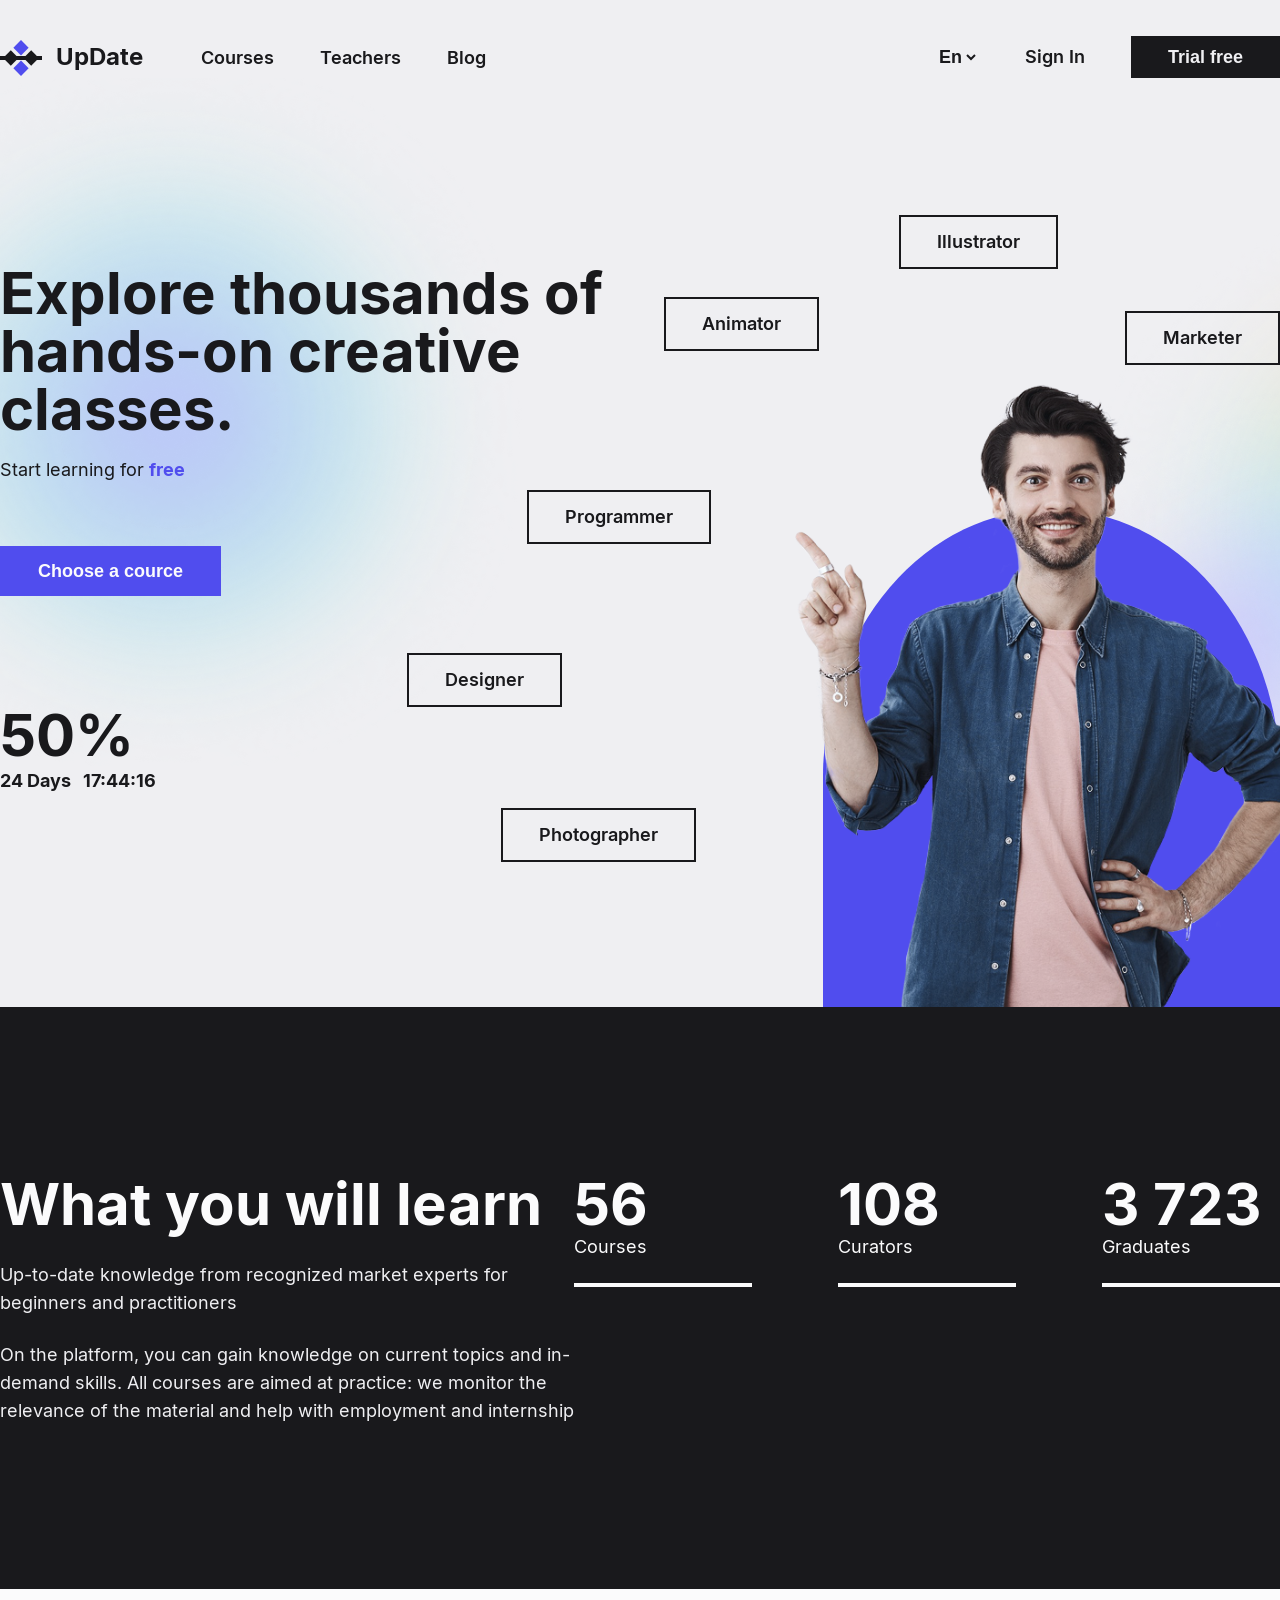
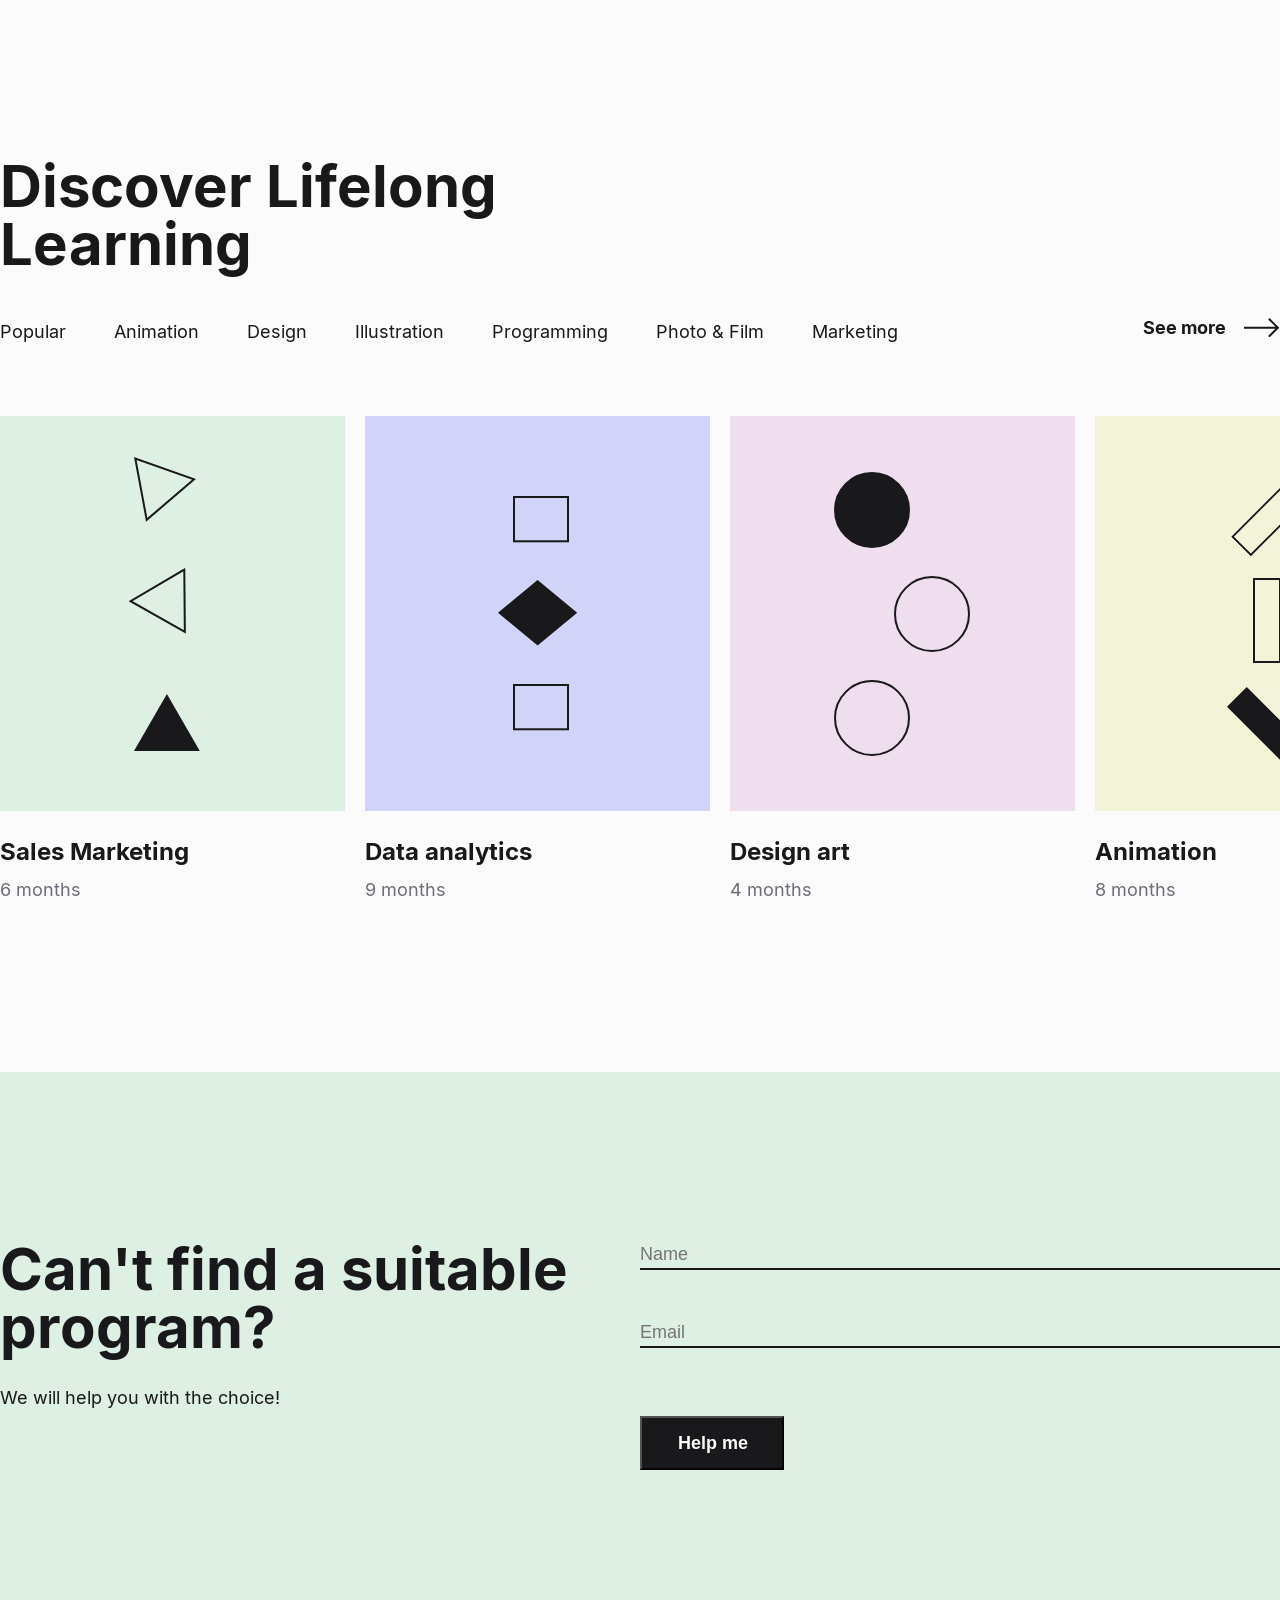
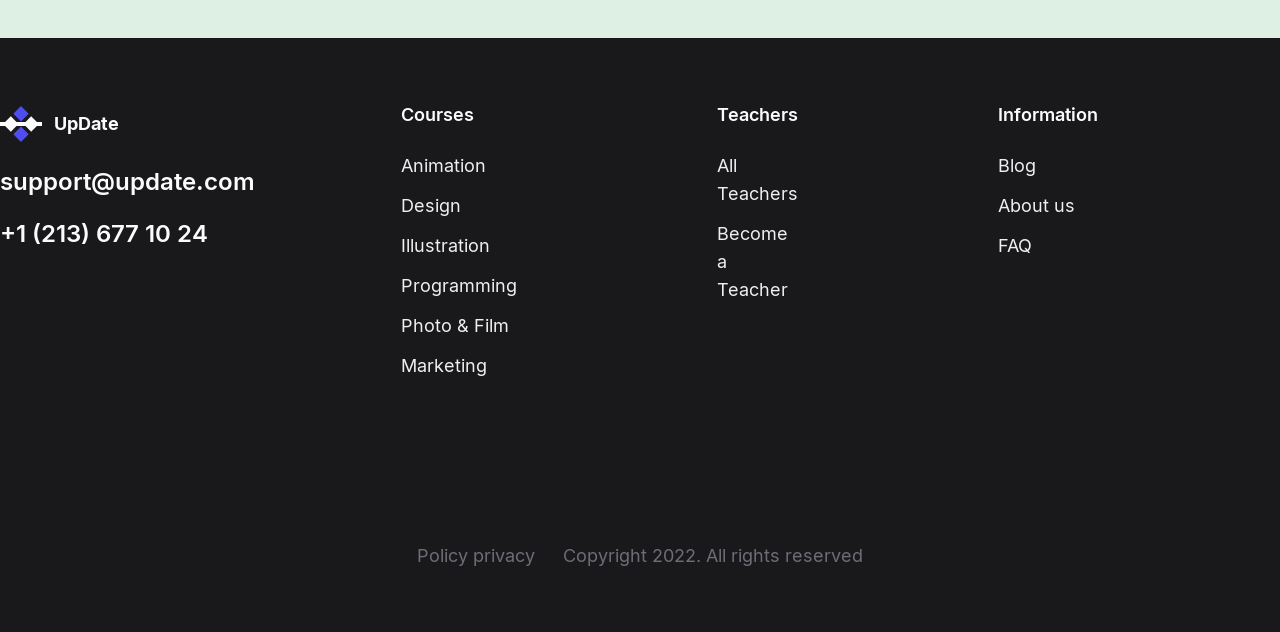
<file: index.html>
<!doctype html>
<html lang="en">
  <head>
    <meta charset="UTF-8" />
    <meta name="viewport" content="width=device-width, initial-scale=1.0" />
    <title>Main Page</title>
    <link rel="stylesheet" href="./fonts/fonts.css" />
    <link rel="stylesheet" href="./styles/style.css" />
    <link rel="stylesheet" href="./styles/media.css" />
  </head>
  <body>
    <header class="header">
      <div class="container">
        <div class="header-left">
          <a
            href="./index.html"
            class="logo"
            aria-label="UpDate — site logo, transition to the main one"
          >
            <img class="logo-img" src="./images/logo.svg" aria-hidden="true" />
            <p class="logo-name">UpDate</p>
          </a>
          <div class="menu" role="navigation">
            <ul class="menu-list">
              <li class="menu-item" tabindex="0">
                Courses <span class="symbol">&gt</span>
                <ul class="sub-menu-list">
                  <li class="sub-menu-item">
                    <a href="couses.html">UI/UX designer</a>
                  </li>
                </ul>
              </li>
              <li class="menu-item" tabindex="0">Teachers</li>
              <li class="menu-item" tabindex="0">Blog</li>
            </ul>
          </div>
        </div>
        <div class="header-right">
          <form class="language">
            <select>
              <option>En</option>
              <option>Uk</option>
            </select>
          </form>
          <a href="#" role="button">Sign In</a>
          <button type="submit">Trial free</button>
        </div>
      </div>
    </header>
    <main class="main">
      <section class="first-section">
        <div class="container">
          <div class="main-section">
            <div class="main-section-left">
              <h1 class="main-title">
                Explore thousands of hands-on creative classes.
              </h1>
              <p class="main-txt">Start learning for <span>free</span></p>
              <button class="main-btn">Choose a cource</button>
              <p class="percentages">50%</p>
              <p class="data">24 Days <span>17:44:16</span></p>
            </div>
            <div class="main-section-right" role="navigation">
              <p class="marketer" tabindex="0">Marketer</p>
              <p class="illustrator" tabindex="0">Illustrator</p>
              <p class="animator" tabindex="0">Animator</p>
              <p class="programmer" tabindex="0">Programmer</p>
              <p class="designer" tabindex="0">Designer</p>
              <p class="photographer" tabindex="0">Photographer</p>
              <div class="rectangle"></div>
              <img class="man" src="./images/man.png" />
            </div>
          </div>
        </div>
      </section>
      <section class="second-section">
        <div class="container">
          <div class="second-section-left">
            <h2 class="second-title">What you will learn</h2>
            <p class="small-txt">
              Up-to-date knowledge from recognized market experts for beginners
              and practitioners
            </p>
            <p class="big-txt">
              On the platform, you can gain knowledge on current topics and
              in-demand skills. All courses are aimed at practice: we monitor
              the relevance of the material and help with employment and
              internship
            </p>
          </div>
          <div class="second-section-right">
            <div class="number">
              <p>56</p>
              <p>Courses</p>
            </div>
            <div class="number">
              <p>108</p>
              <p>Curators</p>
            </div>
            <div class="number">
              <p>3 723</p>
              <p>Graduates</p>
            </div>
          </div>
        </div>
      </section>
      <section class="third-section">
        <div class="container">
          <h2 class="third-title">Discover Lifelong Learning</h2>
          <div class="navigation">
            <div class="navigation-left" role="navigation">
              <ul>
                <li tabindex="0">Popular</li>
                <li tabindex="0">Animation</li>
                <li tabindex="0">Design</li>
                <li tabindex="0">Illustration</li>
                <li tabindex="0">Programming</li>
                <li tabindex="0">Photo & Film</li>
                <li tabindex="0">Marketing</li>
              </ul>
            </div>
            <div class="navigation-right">
              <a href="#"
                >See more
                <img src="./images/Vector.svg" />
              </a>
            </div>
          </div>
          <div class="cards">
            <div class="first-card">
              <div class="card-item">
                <img
                  class="first-polygon"
                  src="./images/Polygon.svg"
                  alt="Polygon"
                />
                <img
                  class="second-polygon"
                  src="./images/Polygon.svg"
                  alt="Polygon"
                />
                <img
                  class="third-polygon"
                  src="./images/Polygon_fill.svg"
                  alt="Polygon"
                />
              </div>
              <h4>Sales Marketing</h4>
              <p>6 months</p>
            </div>
            <div class="second-card">
              <div class="card-item">
                <img
                  class="first-square"
                  src="./images/Rectangle.svg"
                  alt="square"
                />
                <img
                  class="second-square"
                  src="./images/Rectangle_fill.svg"
                  alt="square"
                />
                <img
                  class="third-square"
                  src="./images/Rectangle.svg"
                  alt="square"
                />
              </div>
              <h4>Data analytics</h4>
              <p>9 months</p>
            </div>
            <div class="third-card">
              <div class="card-item">
                <img
                  class="first-ellipse"
                  src="./images/Ellipse_fill.svg"
                  alt="Ellipse"
                />
                <img
                  class="second-ellipse"
                  src="./images/Ellipse.svg"
                  alt="Ellipse"
                />
                <img
                  class="third-ellipse"
                  src="./images/Ellipse.svg"
                  alt="Ellipse"
                />
              </div>
              <h4>Design art</h4>
              <p>4 months</p>
            </div>
            <div class="fourth-card">
              <div class="card-item">
                <img
                  class="first-rectangle"
                  src="./images/Rectangle_long.svg"
                  alt="Rectangle"
                />
                <img
                  class="second-rectangle"
                  src="./images/Rectangle_long.svg"
                  alt="Rectangle"
                />
                <img
                  class="third-rectangle"
                  src="./images//Rectangle_long_fill.svg"
                  alt="Rectangle"
                />
              </div>
              <h4>Animation</h4>
              <p>8 months</p>
            </div>
          </div>
        </div>
      </section>
      <section class="fourth-section">
        <div class="container">
          <div class="fourth-section-left">
            <h2 class="fourth-title">Can't find a suitable program?</h2>
            <p class="fourth-txt">We will help you with the choice!</p>
          </div>
          <div class="fourth-section-right">
            <form class="form">
              <input type="text" placeholder="Name" />
              <input type="email" placeholder="Email" />
              <button type="submit">Help me</button>
            </form>
          </div>
        </div>
      </section>
    </main>
    <footer class="footer">
      <div class="container">
        <div class="footer-left">
          <div class="footer-logo" tabindex="0">
            <img
              class="footer-logo-img"
              src="./images/logo_footer.svg"
              alt="site logo"
            />
            <p class="footer-logo-name">UpDate</p>
          </div>
          <a
            href="mailto:support@update.com"
            target="blank"
            rel="noreferrer noopener"
            >support@update.com</a
          >
          <a href="tel:12136771024" target="blank" rel="noreferrer noopener"
            >+1 (213) 677 10 24
          </a>
        </div>
        <div class="footer-right">
          <div class="footer-list">
            <h5 tabindex="0">Courses</h5>
            <ul>
              <li tabindex="0">Animation</li>
              <li tabindex="0">Design</li>
              <li tabindex="0">Illustration</li>
              <li tabindex="0">Programming</li>
              <li tabindex="0">Photo & Film</li>
              <li tabindex="0">Marketing</li>
            </ul>
          </div>
          <div class="footer-list">
            <h5 tabindex="0">Teachers</h5>
            <ul>
              <li tabindex="0">All Teachers</li>
              <li tabindex="0">Become a Teacher</li>
            </ul>
          </div>
          <div class="footer-list">
            <h5 tabindex="0">Information</h5>
            <ul>
              <li tabindex="0">Blog</li>
              <li tabindex="0">About us</li>
              <li tabindex="0">FAQ</li>
            </ul>
          </div>
          <div class="footer-list">
            <h5 tabindex="0">En</h5>
            <ul>
              <li tabindex="0">English</li>
              <li tabindex="0">French</li>
              <li tabindex="0">Russian</li>
            </ul>
          </div>
        </div>
      </div>
      <p class="copyright">
        Policy privacy <span>Copyright 2022. All rights reserved</span>
      </p>
    </footer>
  </body>
</html>
</file>
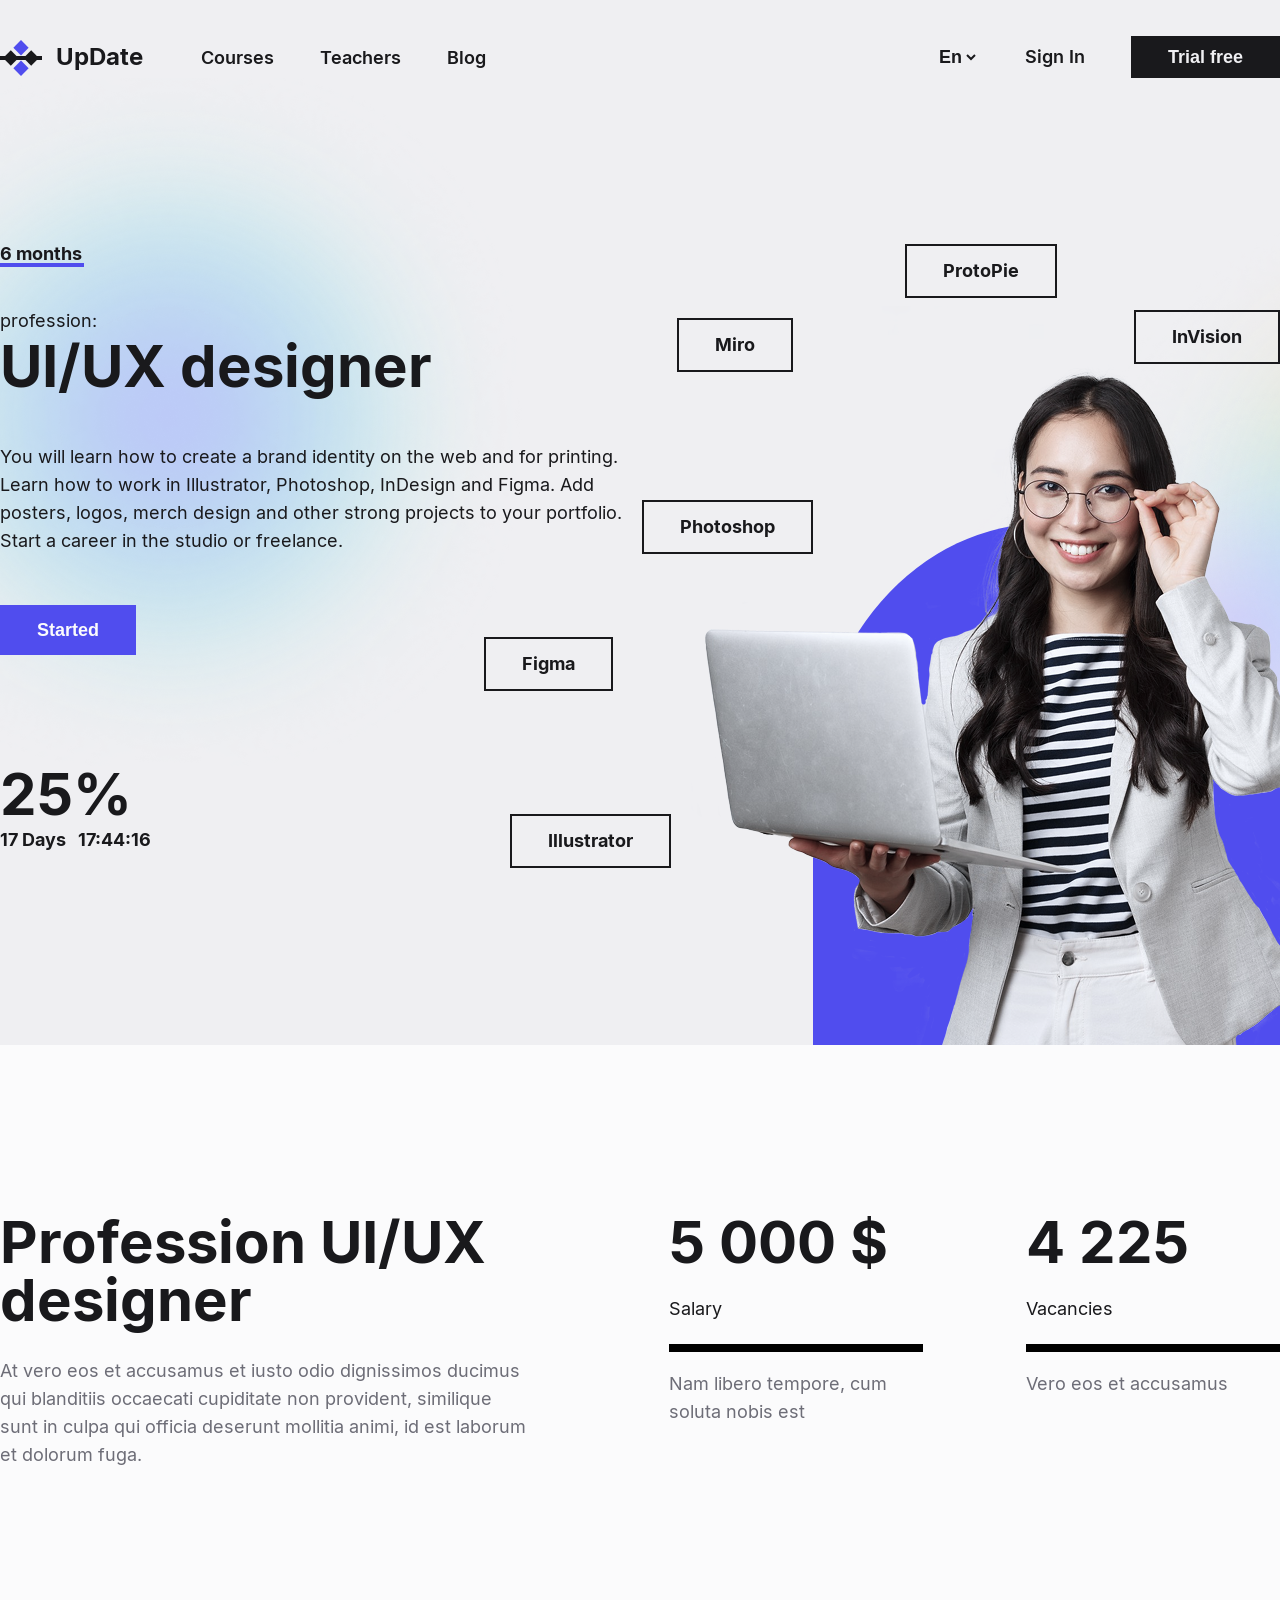
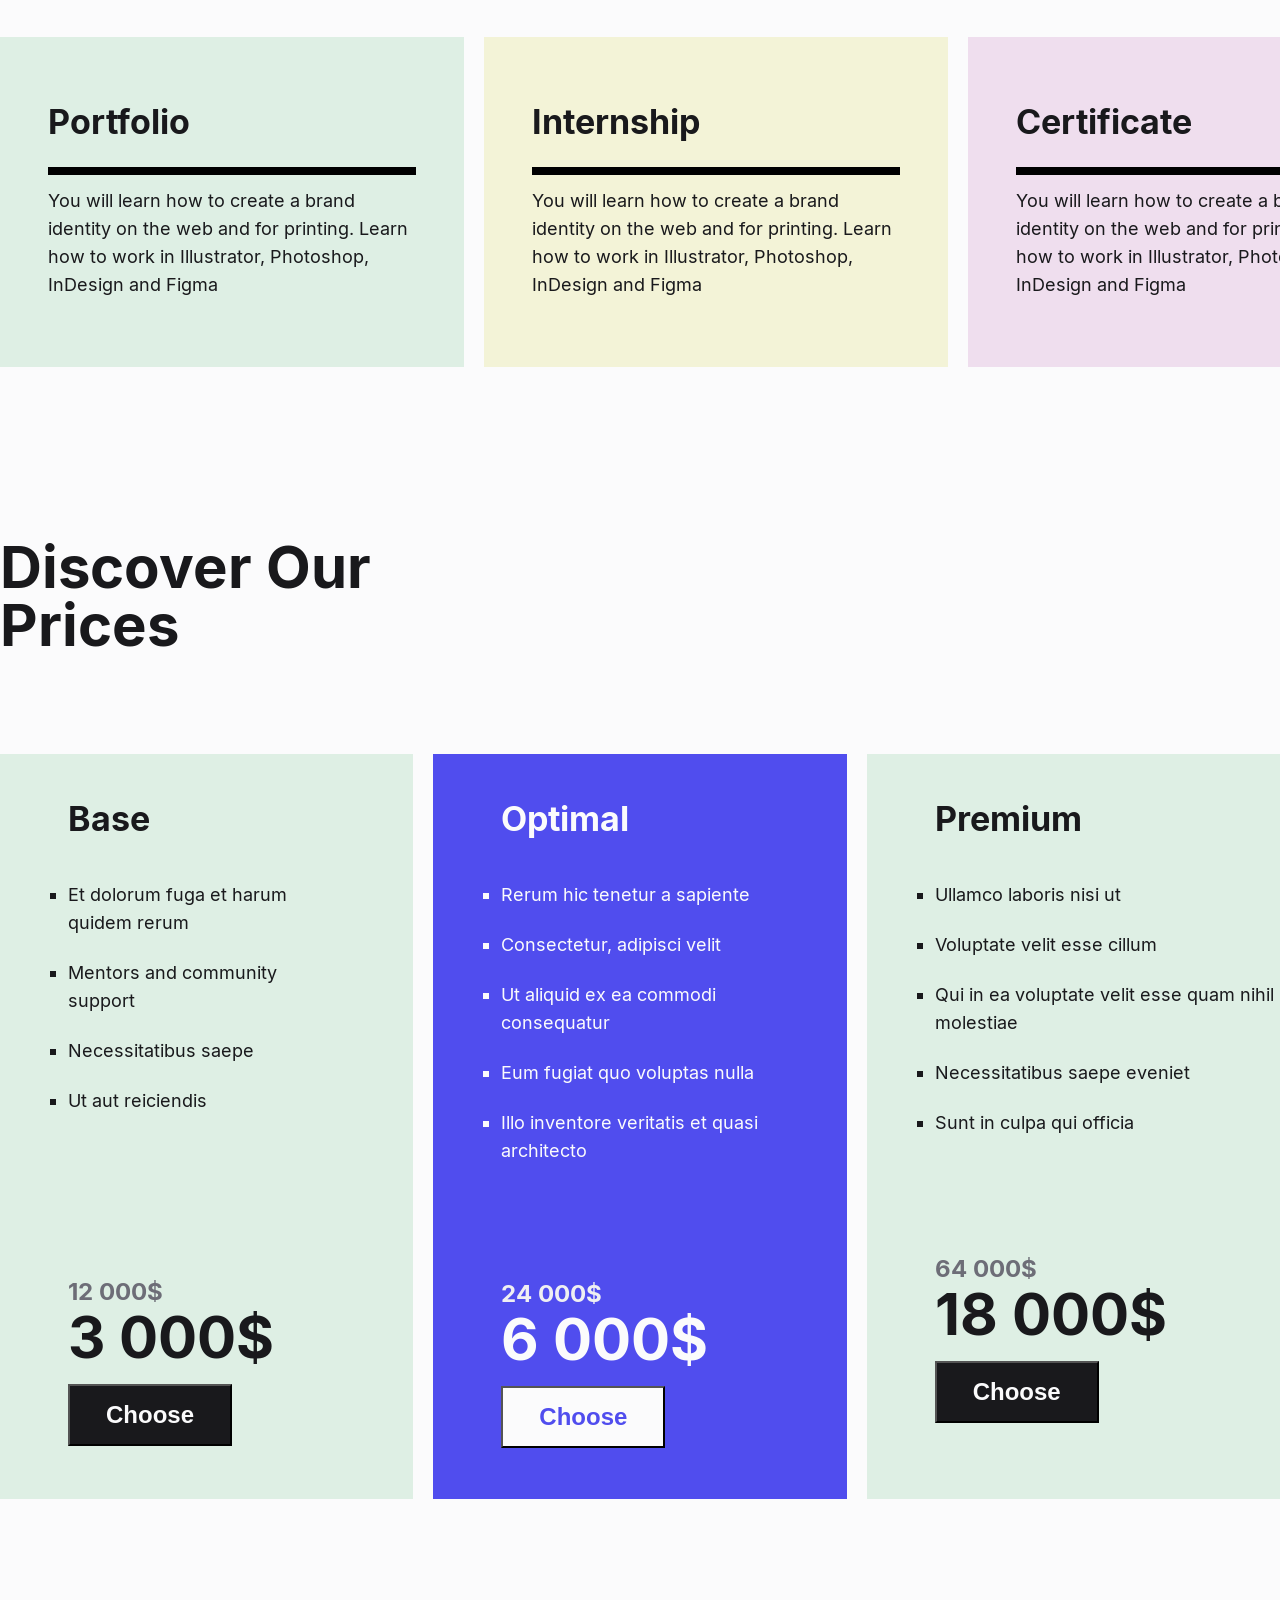
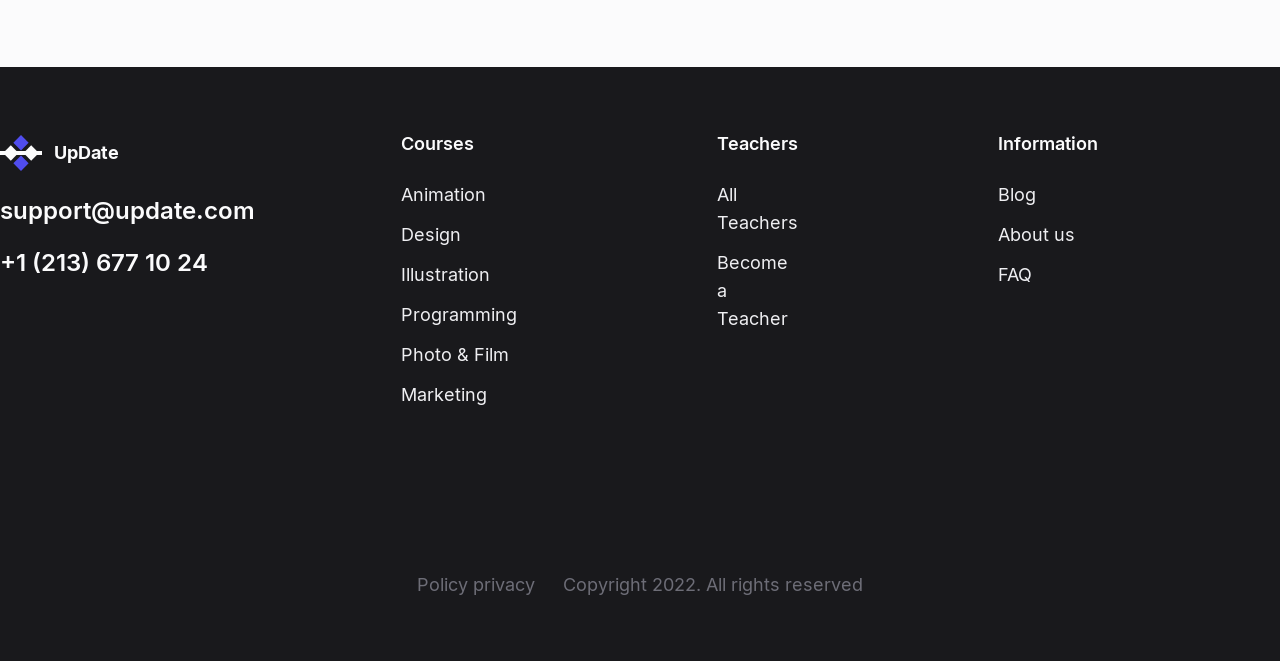
<file: couses.html>
<!doctype html>
<html lang="en">
  <head>
    <meta charset="UTF-8" />
    <meta name="viewport" content="width=device-width, initial-scale=1.0" />
    <title>Courses</title>
    <link rel="stylesheet" href="./fonts/fonts.css" />
    <link rel="stylesheet" href="./styles/style.css" />
    <link rel="stylesheet" href="./styles/media.css" />
  </head>
  <body>
    <header class="header">
      <div class="container">
        <div class="header-left">
          <a
            href="./index.html"
            class="logo"
            aria-label="UpDate — site logo, transition to the main one"
          >
            <img class="logo-img" src="./images/logo.svg" aria-hidden="true" />
            <p class="logo-name">UpDate</p>
          </a>
          <div class="menu" role="navigation">
            <ul class="menu-list">
              <li class="menu-item" tabindex="0">
                Courses <span class="symbol">&gt</span>
                <ul class="sub-menu-list">
                  <li class="sub-menu-item">
                    <a href="couses.html">UI/UX designer</a>
                  </li>
                </ul>
              </li>
              <li class="menu-item" tabindex="0">Teachers</li>
              <li class="menu-item" tabindex="0">Blog</li>
            </ul>
          </div>
        </div>
        <div class="header-right">
          <form class="language">
            <select>
              <option>En</option>
              <option>Uk</option>
            </select>
          </form>
          <a href="#" role="button">Sign In</a>
          <button>Trial free</button>
        </div>
      </div>
    </header>
    <main class="main-courses">
      <section class="courses-first-section">
        <div class="container">
          <div class="courses-main-section">
            <div class="courses-main-section-left">
              <p class="courses-months">6 months</p>
              <div class="line"></div>
              <p class="courses-txt">profession:</p>
              <h1 class="courses-main-title">UI/UX designer</h1>
              <p class="courses-main-txt">
                You will learn how to create a brand identity on the web and for
                printing. Learn how to work in Illustrator, Photoshop, InDesign
                and Figma. Add posters, logos, merch design and other strong
                projects to your portfolio. Start a career in the studio or
                freelance.
              </p>
              <button class="courses-main-btn">Started</button>
              <p class="courses-percentages">25%</p>
              <p class="courses-data">17 Days<span>17:44:16</span></p>
            </div>
            <div class="courses-main-section-right" role="navigation">
              <p class="invision" tabindex="0">InVision</p>
              <p class="protoPie" tabindex="0">ProtoPie</p>
              <p class="miro" tabindex="0">Miro</p>
              <p class="photoshop" tabindex="0">Photoshop</p>
              <p class="figma" tabindex="0">Figma</p>
              <p class="illustrator" tabindex="0">Illustrator</p>
              <div class="courses-rectangle"></div>
              <img class="woman" src="./images/woman.png" />
            </div>
          </div>
        </div>
      </section>
      <section class="courses-second-section">
        <div class="container">
          <div class="courses-second-section-top">
            <div class="courses-second-section-top-left">
              <h2>Profession UI/UX designer</h2>
              <p>
                At vero eos et accusamus et iusto odio dignissimos ducimus qui
                blanditiis occaecati cupiditate non provident, similique sunt in
                culpa qui officia deserunt mollitia animi, id est laborum et
                dolorum fuga.
              </p>
            </div>
            <div class="courses-second-section-top-right">
              <div>
                <p>5 000 $</p>
                <p>Salary</p>
                <div class="black-line"></div>
                <p>Nam libero tempore, cum soluta nobis est</p>
              </div>
              <div>
                <p>4 225</p>
                <p>Vacancies</p>
                <div class="black-line"></div>
                <p>Vero eos et accusamus</p>
              </div>
            </div>
          </div>
          <div class="courses-second-section-bottom">
            <div class="green">
              <h3>Portfolio</h3>
              <div></div>
              <p>
                You will learn how to create a brand identity on the web and for
                printing. Learn how to work in Illustrator, Photoshop, InDesign
                and Figma
              </p>
            </div>
            <div class="yellow">
              <h3>Internship</h3>
              <div></div>
              <p>
                You will learn how to create a brand identity on the web and for
                printing. Learn how to work in Illustrator, Photoshop, InDesign
                and Figma
              </p>
            </div>
            <div class="pink">
              <h3>Certificate</h3>
              <div></div>
              <p>
                You will learn how to create a brand identity on the web and for
                printing. Learn how to work in Illustrator, Photoshop, InDesign
                and Figma
              </p>
            </div>
          </div>
        </div>
      </section>
      <section class="courses-third-section">
        <div class="container">
          <h2>Discover Our Prices</h2>
          <div class="courses-third-section-bottom">
            <div class="courses-third-section-left">
              <h3>Base</h3>
              <ul>
                <li>Et dolorum fuga et harum quidem rerum</li>
                <li>Mentors and community support</li>
                <li>Necessitatibus saepe</li>
                <li>Ut aut reiciendis</li>
              </ul>
              <p class="first-price">12 000$</p>
              <p class="last-price">3 000$</p>
              <button type="submit">Choose</button>
            </div>
            <div class="courses-third-section-center">
              <h3>Optimal</h3>
              <ul>
                <li>Rerum hic tenetur a sapiente</li>
                <li>Consectetur, adipisci velit</li>
                <li>Ut aliquid ex ea commodi consequatur</li>
                <li>Eum fugiat quo voluptas nulla</li>
                <li>Illo inventore veritatis et quasi architecto</li>
              </ul>
              <p class="first-price">24 000$</p>
              <p class="last-price">6 000$</p>
              <button type="submit">Choose</button>
            </div>
            <div class="courses-third-section-right">
              <h3>Premium</h3>
              <ul>
                <li>Ullamco laboris nisi ut</li>
                <li>Voluptate velit esse cillum</li>
                <li>Qui in ea voluptate velit esse quam nihil molestiae</li>
                <li>Necessitatibus saepe eveniet</li>
                <li>Sunt in culpa qui officia</li>
              </ul>
              <p class="first-price">64 000$</p>
              <p class="last-price">18 000$</p>
              <button type="submit">Choose</button>
            </div>
          </div>
        </div>
      </section>
    </main>
    <footer class="footer">
      <div class="container">
        <div class="footer-left">
          <div class="footer-logo">
            <img class="footer-logo-img" src="./images/logo_footer.svg" />
            <p class="footer-logo-name">UpDate</p>
          </div>
          <a
            href="mailto:support@update.com"
            target="blank"
            rel="noreferrer noopener"
            >support@update.com</a
          >
          <a href="tel:12136771024" target="blank" rel="noreferrer noopener"
            >+1 (213) 677 10 24
          </a>
        </div>
        <div class="footer-right">
          <div class="footer-list">
            <h5 tabindex="0">Courses</h5>
            <ul>
              <li tabindex="0">Animation</li>
              <li tabindex="0">Design</li>
              <li tabindex="0">Illustration</li>
              <li tabindex="0">Programming</li>
              <li tabindex="0">Photo & Film</li>
              <li tabindex="0">Marketing</li>
            </ul>
          </div>
          <div class="footer-list">
            <h5 tabindex="0">Teachers</h5>
            <ul>
              <li tabindex="0">All Teachers</li>
              <li tabindex="0">Become a Teacher</li>
            </ul>
          </div>
          <div class="footer-list">
            <h5 tabindex="0">Information</h5>
            <ul>
              <li tabindex="0">Blog</li>
              <li tabindex="0">About us</li>
              <li tabindex="0">FAQ</li>
            </ul>
          </div>
          <div class="footer-list">
            <h5 tabindex="0">En</h5>
            <ul>
              <li tabindex="0">English</li>
              <li tabindex="0">French</li>
              <li tabindex="0">Russian</li>
            </ul>
          </div>
        </div>
      </div>
      <p class="copyright">
        Policy privacy <span>Copyright 2022. All rights reserved</span>
      </p>
    </footer>
  </body>
</html>
</file>
<file: fonts/fonts.css>
@font-face {
    font-family: 'Inter';
    src: url('Inter-Bold.woff2') format('woff2'),
        url('Inter-Bold.woff') format('woff');
    font-weight: bold;
    font-style: normal;
    font-display: swap;
}

@font-face {
    font-family: 'Inter';
    src: url('Inter-Regular.woff2') format('woff2'),
        url('Inter-Regular.woff') format('woff');
    font-weight: normal;
    font-style: normal;
    font-display: swap;
}

@font-face {
    font-family: 'Inter';
    src: url('Inter-SemiBold.woff2') format('woff2'),
        url('Inter-SemiBold.woff') format('woff');
    font-weight: 600;
    font-style: normal;
    font-display: swap;
}
</file>
<file: styles/style.css>
* {
  margin: 0;
  padding: 0;
  box-sizing: border-box;
}
.container {
  max-width: 1440px;
  margin-left: auto;
  margin-right: auto;
}
img {
  max-width: 100%;
}
a,
a:hover {
  text-decoration: none;
}
html {
  font-family: "Inter", sans-serif;
  font-optical-sizing: auto;
  font-weight: normal;
  font-style: normal;
  font-variation-settings: "wdth" 100;
}
body {
  min-height: 100vh;
  display: flex;
  flex-direction: column;
  background-color: #efeff2;
}
main {
  flex-grow: 1;
}
h1,
h2 {
  font-weight: 700;
  font-size: 58px;
  line-height: 100%;
  letter-spacing: 0%;
  color: #19191c;
}
h3 {
  font-weight: 700;
  font-size: 34px;
  line-height: 100%;
  letter-spacing: 0%;
  color: #19191c;
}
h4 {
  font-weight: 700;
  font-size: 24px;
  line-height: 26px;
  letter-spacing: 0%;
  color: #19191c;
}
h5 {
  font-weight: 600;
  font-size: 18px;
  line-height: 100%;
  letter-spacing: 0%;
  color: #fbfbfc;
}
p,
li {
  font-weight: 400;
  font-size: 18px;
  line-height: 28px;
  letter-spacing: 0%;
  color: #19191c;
}
ul {
  list-style: none;
}
/*---------------------------------------- Header Start ----------------------------------------*/
.header,
.header-courses {
  position: sticky;
  top: 0;
  z-index: 100;
  background-color: #efeff2;
}
.header .container {
  width: 100%;
  padding-top: 36px;
  display: flex;
  justify-content: space-between;
  align-items: center;
}
.header-left {
  position: relative;
  display: flex;
  gap: 58px;
}
.logo {
  display: flex;
  align-items: center;
  gap: 14px;
}
.logo-img {
  padding-top: 2px;
}
.logo-name {
  font-weight: 800;
  font-size: 24px;
  line-height: 100%;
  letter-spacing: 0%;
}
.menu-list {
  display: flex;
  gap: 46px;
  padding-top: 11px;
}
.menu-item:hover .symbol {
  display: inline-block;
  transform: rotate(90deg);
}
.menu-item {
  position: relative;
  font-weight: 600;
  font-size: 18px;
  line-height: 100%;
  letter-spacing: 0%;
  color: #19191c;
  display: flex;
  align-items: center;
  gap: 4px;
}
.menu-item:hover {
  color: #504dee;
  transition: all 0.2s linear;
}
.sub-menu-list {
  display: none;
  position: absolute;
  top: 100%;
  left: 0;
  list-style: none;
  white-space: nowrap;
}
.sub-menu-item a {
  font-weight: 600;
  font-size: 18px;
  line-height: 100%;
  letter-spacing: 0%;
  color: #19191c;
}
.menu-item:hover .sub-menu-list {
  display: block;
}
.symbol {
  display: none;
}
.header-right {
  display: flex;
  justify-content: space-between;
  align-items: center;
  gap: 46px;
}
.language select {
  border: none;
  background-color: transparent;
  font-weight: 600;
  font-size: 18px;
  line-height: 100%;
  letter-spacing: 0%;
  color: #19191c;
}
.header-right a {
  font-weight: 600;
  font-size: 18px;
  line-height: 100%;
  letter-spacing: 0%;
  color: #19191c;
  white-space: nowrap;
}
.header-right a:hover {
  color: #504dee;
  transition: all 0.2s linear;
}
.header-right button {
  width: 100%;
  max-width: 153px;
  padding: 12px 37px;
  background-color: #19191c;
  color: #efeff2;
  border: none;
  font-weight: 700;
  font-size: 18px;
  line-height: 100%;
  letter-spacing: 0%;
}
.header-right button:active {
  box-shadow: 0px 0px 20px 0px #19191c80;
  cursor: pointer;
  transition: all 0.3s linear;
  transform: scale(0.95);
}
/*---------------------------------------- Header End ------------------------------------------*/

/*---------------------------------------- First Section Start ----------------------------------*/
.main-section {
  display: flex;
  justify-content: space-between;
  background-image:
    url(../images/Ellipse_20.png), url(../images/Ellipse_22.png),
    url(../images/Ellipse_21.png);
  background-repeat: no-repeat;
  background-position:
    -193px -22px,
    830px 300px,
    1100px 100px;
}
.main-section-left {
  width: 100%;
  max-width: 648px;
  padding-top: 186px;
  padding-bottom: 216px;
}
.main-txt {
  margin-top: 18px;
}
.main-txt span {
  font-weight: 700;
  font-size: 18px;
  line-height: 100%;
  letter-spacing: 0%;
  color: #504dee;
}
.main-btn {
  margin-top: 62px;
  padding: 16px 38px;
  border: none;
  background-color: #504dee;
  color: #fbfbfc;
  font-weight: 700;
  font-style: Bold;
  font-size: 18px;
  line-height: 100%;
  letter-spacing: 0%;
}
.main-btn:active {
  box-shadow: 0px 0px 20px 0px #504dee80;
  cursor: pointer;
  transition: all 0.3s linear;
  transform: scale(0.95);
}
.percentages,
.courses-percentages {
  margin-top: 110px;
  font-weight: 700;
  font-size: 58px;
  line-height: 100%;
  letter-spacing: 0%;
}
.data,
.courses-data {
  display: inline-flex;
  gap: 12px;
  margin-top: 8px;
  font-weight: 700;
  font-style: Bold;
  font-size: 18px;
  line-height: 100%;
}
.main-section-right {
  position: relative;
  top: 137px;
  z-index: 1;
}
.main-section-right p {
  font-weight: 600;
  font-size: 18px;
  line-height: 100%;
  letter-spacing: 0%;
  padding: 16px 36px;
  text-align: center;
  border: 2px solid #19191c;
  z-index: 5;
}
.main-section-right p:hover {
  border: 2px solid #504dee;
  color: #504dee;
}
.marketer {
  position: absolute;
  top: 96px;
  right: 0;
}
.illustrator {
  position: absolute;
  top: 0;
  right: 222px;
}
.animator {
  position: absolute;
  top: 82px;
  right: 461px;
}
.programmer {
  position: absolute;
  top: 275px;
  right: 569px;
}
.designer {
  position: absolute;
  top: 438px;
  right: 718px;
}
.photographer {
  position: absolute;
  top: 593px;
  right: 584px;
}
.rectangle {
  width: 457px;
  height: 534px;
  position: absolute;
  top: 294px;
  right: 0px;
  z-index: 2px;
  background-color: #504dee;
  border-top-left-radius: 50%;
  border-top-right-radius: 50%;
}
.man {
  max-width: 1048px;
  position: absolute;
  top: 128px;
  right: -105px;
  z-index: 3;
}

.courses-main-section {
  display: flex;
  justify-content: space-between;
  background-image:
    url(../images/Ellipse_20.png), url(../images/Ellipse_22.png),
    url(../images/Ellipse_21.png);
  background-repeat: no-repeat;
  background-position:
    -193px -22px,
    830px 300px,
    1100px 100px;
}
.courses-main-section-left {
  width: 100%;
  max-width: 648px;
  padding-top: 167px;
  padding-bottom: 195px;
}
.courses-months {
  font-weight: 700;
  font-style: Bold;
  font-size: 18px;
  line-height: 100%;
  letter-spacing: 0%;
  padding: 8px auto;
}
.line {
  width: 100%;
  max-width: 84px;
  padding-top: 4px;
  background-color: #504dee;
}
.courses-txt {
  margin-top: 40px;
}
.courses-main-title {
  margin-top: 2px;
}
.courses-main-txt {
  margin-top: 48px;
}
.courses-main-btn {
  margin-top: 50px;
  padding: 16px 37px;
  border: none;
  background-color: #504dee;
  color: #fbfbfc;
  font-weight: 700;
  font-style: Bold;
  font-size: 18px;
  line-height: 100%;
  letter-spacing: 0%;
}
.courses-main-btn:active {
  box-shadow: 0px 0px 20px 0px #504dee80;
  cursor: pointer;
  transition: all 0.3s linear;
  transform: scale(0.95);
}
.courses-main-section-right {
  position: relative;
  top: 166px;
  z-index: 1;
}
.courses-main-section-right p {
  font-weight: 700;
  font-size: 18px;
  line-height: 100%;
  letter-spacing: 0%;
  padding: 16px 36px;
  text-align: center;
  border: 2px solid #19191c;
  z-index: 5;
}
.courses-main-section-right p:hover {
  border: 2px solid #504dee;
  color: #504dee;
}
.invision {
  position: absolute;
  top: 66px;
  right: 0;
}
.protoPie {
  position: absolute;
  top: 0;
  right: 223px;
}
.miro {
  position: absolute;
  top: 74px;
  right: 487px;
}
.photoshop {
  position: absolute;
  top: 256px;
  right: 467px;
}
.figma {
  position: absolute;
  top: 393px;
  right: 667px;
}
.courses-main-section-right .illustrator {
  position: absolute;
  top: 570px;
  right: 609px;
}
.courses-rectangle {
  width: 467px;
  height: 534px;
  position: absolute;
  top: 279px;
  right: 0px;
  z-index: 2px;
  background-color: #504dee;
  border-top-left-radius: 50%;
  border-top-right-radius: 50%;
}
.woman {
  max-width: 831px;
  position: absolute;
  top: 62px;
  right: -235px;
  z-index: 3;
}
/*---------------------------------------- First Section End ------------------------------------*/

/*---------------------------------------- Second Section Start -----------------------------------*/
.second-section {
  background-color: #19191c;
  position: relative;
  z-index: 5;
}
.second-section .container {
  display: flex;
  justify-content: space-between;
}
.second-section-left {
  width: 100%;
  max-width: 588px;
  margin-top: 168px;
  margin-bottom: 159px;
}
.second-title {
  color: #fbfbfc;
}
.small-txt {
  color: #efeff2;
  padding-top: 28px;
}
.big-txt {
  color: #efeff2;
  padding-top: 24px;
}
.second-section-right {
  display: inline-flex;
  gap: 86px;
  margin-top: 168px;
  margin-bottom: 302px;
}
.number {
  width: 178px;
  padding-bottom: 22px;
  border-bottom: 4px solid #fbfbfc;
  white-space: nowrap;
}
.number p {
  color: #fbfbfc;
}
.number p:first-child {
  font-weight: 700;
  font-size: 58px;
  line-height: 100%;
  letter-spacing: 0%;
}
.number p:first-child:hover {
  transition: all 0.3s linear;
  transform: scale(0.95);
}
.courses-second-section {
  background-color: #fbfbfc;
  position: relative;
  z-index: 5;
}
.courses-second-section .container {
  padding-top: 168px;
  display: flex;
  flex-direction: column;
  gap: 168px;
}
.courses-second-section-top {
  display: flex;
  gap: 141px;
}
.courses-second-section-top-left {
  width: 100%;
  max-width: 588px;
}
.courses-second-section-top-left p {
  margin-top: 28px;
  color: #6d6d77;
}
.courses-second-section-top-right {
  display: flex;
  gap: 103px;
}
.courses-second-section-top-right p:first-child {
  font-weight: 700;
  font-size: 58px;
  line-height: 100%;
  letter-spacing: 0%;
}
.courses-second-section-top-right p:first-child:hover {
  transition: all 0.3s linear;
  transform: scale(0.95);
}
.courses-second-section-top-right p:nth-child(2) {
  margin-top: 24px;
}
.black-line {
  width: 254px;
  background-color: #19191c;
  border: 4px solid;
  margin-top: 21px;
}
.courses-second-section-top-right p:last-child {
  margin-top: 18px;
  color: #6d6d77;
}
.courses-second-section-bottom {
  display: flex;
  gap: 20px;
}
.courses-second-section-bottom h3:hover {
  transition: all 0.3s linear;
  transform: scale(0.95);
}
.green {
  width: 100%;
  max-width: 467px;
  background-color: #deefe4;
  padding: 68px 48px;
}
.yellow {
  background-color: #f3f3d7;
  padding: 68px 48px;
}
.pink {
  background-color: #efdeee;
  padding: 68px 48px;
}
.green div,
.yellow div,
.pink div {
  width: 368px;
  margin-top: 28px;
  margin-bottom: 12px;
  background-color: #19191c;
  border: 4px solid;
}
/*---------------------------------------- Second Section End -----------------------------------*/

/*---------------------------------------- Third Section Start ----------------------------------*/
.third-section {
  background-color: #fbfbfc;
}
.third-section .container {
  padding-top: 168px;
  padding-bottom: 168px;
}
.third-title {
  width: 100%;
  max-width: 550px;
}
.navigation {
  display: flex;
  justify-content: space-between;
  margin-top: 45px;
}
.navigation-left ul {
  display: flex;
  gap: 48px;
}
.navigation-left li {
  padding-bottom: 1px;
  border-bottom: 4px solid transparent;
}
.navigation-left li:hover {
  font-weight: 700;
  border-bottom: 4px solid #19191c;
}
.navigation-right a {
  display: flex;
  align-items: center;
  gap: 18px;
  font-weight: 700;
  font-size: 18px;
  line-height: 100%;
  letter-spacing: 0%;
  color: #19191c;
}
.navigation-right a:active {
  cursor: pointer;
  transition: all 0.3s linear;
  transform: scale(0.95);
}
.cards {
  margin-top: 65px;
  display: flex;
  gap: 20px;
}
.card-item {
  position: relative;
  width: 345px;
  height: 395px;
}
.first-card .card-item {
  background-color: #deefe4;
}
.second-card .card-item {
  background-color: #d1d4f8;
}
.third-card .card-item {
  background-color: #efdeee;
}
.fourth-card .card-item {
  background-color: #f3f3d7;
}
.first-card h4,
.second-card h4,
.third-card h4,
.fourth-card h4 {
  margin-top: 28px;
}
.first-card p,
.second-card p,
.third-card p,
.fourth-card p {
  margin-top: 11px;
  color: #6d6d77;
}
.first-polygon {
  position: absolute;
  top: 41px;
  left: 134px;
}
.second-polygon {
  position: absolute;
  top: 160px;
  left: 134px;
  transform: rotate(70deg);
}
.third-polygon {
  position: absolute;
  top: 278px;
  left: 134px;
}
.first-square {
  position: absolute;
  top: 80px;
  left: 148px;
}
.second-square {
  position: absolute;
  top: 164px;
  left: 133px;
}
.third-square {
  position: absolute;
  top: 268px;
  left: 148px;
}
.first-ellipse {
  position: absolute;
  top: 56px;
  left: 104px;
}
.second-ellipse {
  position: absolute;
  top: 160px;
  left: 164px;
}
.third-ellipse {
  position: absolute;
  top: 264px;
  left: 104px;
}
.first-rectangle {
  position: absolute;
  top: 58px;
  left: 162px;
  transform: rotate(45deg);
}
.second-rectangle {
  position: absolute;
  top: 162px;
  left: 158px;
}
.third-rectangle {
  position: absolute;
  top: 271px;
  left: 132px;
}
.courses-third-section {
  background-color: #fbfbfc;
}
.courses-third-section .container {
  padding-top: 171px;
  padding-bottom: 168px;
}
.courses-third-section .container h2 {
  width: 100%;
  max-width: 550px;
}
.courses-third-section-bottom {
  display: flex;
  gap: 20px;
  margin-top: 100px;
}
.courses-third-section-left,
.courses-third-section-right {
  width: 100%;
  max-width: 467px;
  background-color: #deefe4;
  padding: 48px 0 51px 68px;
}
.courses-third-section-left h3:hover,
.courses-third-section-right h3:hover,
.courses-third-section-center h3:hover {
  transition: all 0.3s linear;
  transform: scale(0.95);
}
.courses-third-section-left ul,
.courses-third-section-right ul {
  list-style: square;
  margin-top: 45px;
}
.courses-third-section-left li,
.courses-third-section-right li {
  margin-bottom: 22px;
}
.courses-third-section-left li {
  margin-right: 101px;
}
.courses-third-section-left .first-price,
.courses-third-section-right .first-price {
  font-weight: 700;
  font-size: 24px;
  line-height: 26px;
  letter-spacing: 0%;
  color: #6d6d77;
}
.courses-third-section-left .first-price {
  margin-top: 164px;
}
.courses-third-section-right .first-price {
  margin-top: 119px;
}
.courses-third-section-left .last-price,
.courses-third-section-right .last-price {
  margin-top: 3px;
  font-weight: 700;
  font-size: 58px;
  line-height: 100%;
  letter-spacing: 0%;
}
.courses-third-section-left button,
.courses-third-section-right button {
  font-weight: 700;
  font-size: 24px;
  line-height: 26px;
  letter-spacing: 0%;
  color: #fbfbfc;
  padding: 16px 36px;
  background-color: #19191c;
  margin-top: 18px;
}
.courses-third-section-center {
  width: 100%;
  max-width: 467px;
  background-color: #504dee;
  padding: 48px 0 51px 68px;
}
.courses-third-section-center h3 {
  color: #fbfbfc;
}
.courses-third-section-center ul {
  list-style: square;
  margin-top: 45px;
  width: 100%;
  max-width: 327px;
}
.courses-third-section-center li {
  margin-bottom: 22px;
  color: #fbfbfc;
}
.courses-third-section-center .first-price {
  font-weight: 700;
  font-size: 24px;
  line-height: 26px;
  letter-spacing: 0%;
  color: #efeff2;
  margin-top: 116px;
}
.courses-third-section-center .last-price {
  margin-top: 3px;
  font-weight: 700;
  font-size: 58px;
  line-height: 100%;
  letter-spacing: 0%;
  color: #fbfbfc;
}
.courses-third-section-center button {
  font-weight: 700;
  font-size: 24px;
  line-height: 26px;
  letter-spacing: 0%;
  color: #504dee;
  padding: 16px 36px;
  background-color: #fbfbfc;
  margin-top: 18px;
}
.courses-third-section-left button:active,
.courses-third-section-right button:active,
.courses-third-section-center button:active {
  cursor: pointer;
  transition: all 0.3s linear;
  transform: scale(0.95);
}
/*---------------------------------------- Third Section End ------------------------------------*/

/*---------------------------------------- Fourth Section Start ---------------------------------*/
.fourth-section {
  background-color: #deefe4;
}
.fourth-section .container {
  padding: 168px 0;
  display: flex;
  justify-content: space-between;
}
.fourth-section-left {
  width: 100%;
  max-width: 801px;
}
.fourth-txt {
  margin-top: 28px;
}
.fourth-section-right {
  width: 100%;
  max-width: 701px;
}
.form {
  display: flex;
  flex-direction: column;
}
.form input {
  margin-bottom: 48px;
  background-color: transparent;
  border: none;
  border-bottom: 2px solid #19191c;
  font-weight: 400;
  font-size: 18px;
  line-height: 28px;
  letter-spacing: 0%;
  color: #19191c;
}
.form button {
  margin-top: 20px;
  padding: 16px 36px;
  width: 100%;
  max-width: 144px;
  background-color: #19191c;
  color: #fbfbfc;
  font-weight: 700;
  font-size: 18px;
  line-height: 100%;
  letter-spacing: 0%;
  white-space: nowrap;
}
.form button:active {
  cursor: pointer;
  transition: all 0.3s linear;
  transform: scale(0.95);
}
/*---------------------------------------- Fourth Section End -----------------------------------*/

/*---------------------------------------- Footer Start -----------------------------------------*/
.footer {
  background-color: #19191c;
}
.footer .container {
  display: flex;
  gap: 146px;
  padding-top: 68px;
}
.footer-left {
  display: flex;
  flex-direction: column;
  gap: 28px;
}
.footer-logo {
  display: flex;
  align-items: center;
  gap: 12px;
}
.footer-logo-name {
  font-weight: 800;
  font-size: 18px;
  line-height: 100%;
  letter-spacing: 0%;
  color: #fbfbfc;
}
.footer-left a {
  font-weight: 600;
  font-size: 24px;
  line-height: 100%;
  letter-spacing: 0%;
  color: #fbfbfc;
}
.footer-left a:hover {
  color: #504dee;
}
.footer-right {
  display: flex;
  justify-content: space-between;
  gap: 200px;
}
.footer-list h5:hover {
  transition: all 0.3s linear;
  transform: scale(0.95);
}
.footer-list ul {
  display: flex;
  flex-direction: column;
  gap: 12px;
  margin-top: 28px;
}
.footer-list li {
  color: #efeff2;
}
.copyright {
  display: flex;
  justify-content: center;
  gap: 28px;
  margin-top: 100px;
  padding: 62px;
  color: #6d6d77;
}
/*---------------------------------------- Footer End ------------------------------------------*/
</file>
<file: styles/media.css>
@media (max-width: 480px) {
  h1,
  h2 {
    font-size: 38px;
  }
  h3 {
    font-size: 24px;
  }
  h4 {
    font-size: 20px;
  }
  h5 {
    font-size: 16px;
  }
  p,
  li {
    font-size: 15px;
  }
  .container {
    padding: 0 10px;
  }
  .header-left {
    flex-direction: column;
    gap: 10px;
  }
  .menu-list {
    gap: 15px;
  }
  .menu-item {
    font-size: 15px;
  }
  .sub-menu-item a {
    font-size: 15px;
  }
  .header-right {
    gap: 10px;
  }
  .language select {
    font-size: 14px;
  }
  .header-right a {
    font-size: 14px;
  }
  .header-right button {
    max-width: 83px;
    padding: 12px;
    font-size: 14px;
  }
  .main-section {
    background-image: url(../images/Ellipse_20.png);
    background-repeat: no-repeat;
    background-position: -193px -80px;
  }
  .main-section-left {
    padding-top: 86px;
    padding-bottom: 86px;
  }
  .main-section-right {
    display: none;
  }
  .main-txt span {
    font-size: 15px;
  }
  .main-btn {
    margin-top: 32px;
    padding: 16px 38px;
    font-size: 15px;
  }
  .percentages,
  .courses-percentages {
    margin-top: 55px;
    font-size: 38px;
  }
  .courses-main-section {
    display: flex;
    justify-content: space-between;
    background-image: url(../images/Ellipse_20.png);
    background-repeat: no-repeat;
    background-position: -203px -80px;
  }
  .courses-main-section-left {
    padding-top: 67px;
    padding-bottom: 67px;
  }
  .courses-main-section-right {
    display: none;
  }
  .courses-txt {
    margin-top: 30px;
  }
  .courses-main-txt {
    margin-top: 38px;
  }
  .courses-main-btn {
    margin-top: 32px;
    padding: 16px 38px;
    font-size: 15px;
  }
  .second-section .container {
    flex-direction: column;
  }
  .second-section-left {
    margin-top: 68px;
    margin-bottom: 59px;
  }
  .second-section-right {
    gap: 36px;
    margin-top: 38px;
    margin-bottom: 32px;
  }
  .number p:first-child {
    font-size: 38px;
  }
  .courses-second-section .container {
    padding-top: 68px;
    gap: 68px;
  }
  .courses-second-section-top {
    flex-direction: column;
    gap: 41px;
  }
  .courses-second-section-top-right {
    gap: 20px;
  }
  .courses-second-section-top-right p:first-child {
    font-size: 38px;
  }
  .courses-second-section-top-right p:nth-child(2) {
    margin-top: 14px;
  }
  .black-line {
    width: 154px;
    border: 2px solid;
    margin-top: 11px;
  }
  .courses-second-section-top-right p:last-child {
    margin-top: 14px;
    font-size: 12px;
  }
  .courses-second-section-bottom {
    flex-direction: column;
  }
  .green,
  .yellow,
  .pink {
    padding: 48px 28px;
  }
  .third-section .container {
    padding-top: 68px;
    padding-bottom: 68px;
  }
  .navigation {
    margin-top: 25px;
  }
  .navigation-left ul {
    gap: 8px;
  }
  .navigation-left li {
    font-size: 10px;
  }
  .navigation-right {
    display: none;
  }
  .cards {
    margin-top: 35px;
    flex-wrap: wrap;
    gap: 10px;
  }
  .card-item {
    width: 200px;
    height: 255px;
  }
  .first-polygon {
    top: 21px;
    left: 68px;
  }
  .second-polygon {
    top: 100px;
    left: 68px;
  }
  .third-polygon {
    top: 168px;
    left: 68px;
  }
  .first-square {
    top: 30px;
    left: 72px;
  }
  .second-square {
    top: 100px;
    left: 63px;
  }
  .third-square {
    top: 191px;
    left: 72px;
  }
  .first-ellipse {
    top: 16px;
    left: 92px;
  }
  .second-ellipse {
    top: 95px;
    left: 22px;
  }
  .third-ellipse {
    top: 164px;
    left: 92px;
  }
  .first-rectangle {
    top: 18px;
    left: 62px;
  }
  .second-rectangle {
    top: 92px;
    left: 108px;
  }
  .third-rectangle {
    top: 155px;
    left: 32px;
  }
  .courses-third-section .container {
    padding-top: 71px;
    padding-bottom: 68px;
  }
  .courses-third-section-bottom {
    flex-direction: column;
    margin-top: 50px;
  }
  .courses-third-section-left,
  .courses-third-section-right {
    padding: 28px 0 31px 48px;
  }
  .courses-third-section-left ul,
  .courses-third-section-right ul {
    margin-top: 25px;
  }
  .courses-third-section-left li,
  .courses-third-section-right li {
    margin-bottom: 12px;
  }
  .courses-third-section-left .first-price,
  .courses-third-section-right .first-price {
    font-size: 15px;
  }
  .courses-third-section-left .first-price {
    margin-top: 64px;
  }
  .courses-third-section-right .first-price {
    margin-top: 64px;
  }
  .courses-third-section-left .last-price,
  .courses-third-section-right .last-price {
    font-size: 38px;
  }
  .courses-third-section-left button,
  .courses-third-section-right button {
    font-size: 15px;
    padding: 12px 32px;
  }
  .courses-third-section-center {
    padding: 28px 0 31px 48px;
  }
  .courses-third-section-center ul {
    margin-top: 25px;
  }
  .courses-third-section-center li {
    margin-bottom: 12px;
  }
  .courses-third-section-center .first-price {
    font-size: 15px;
    margin-top: 64px;
  }
  .courses-third-section-center .last-price {
    font-size: 38px;
  }
  .courses-third-section-center button {
    font-size: 15px;
    padding: 12px 32px;
  }
  .fourth-section .container {
    padding: 68px 10px;
    flex-direction: column;
    gap: 20px;
  }
  .form button {
    margin-top: 10px;
  }
  .footer .container {
    flex-direction: column;
    gap: 70px;
  }
  .footer-right {
    flex-wrap: wrap;
    gap: 20px;
  }
  .footer-list ul {
    gap: 3px;
    margin-top: 28px;
  }
  .footer-list li {
    font-size: 10px;
  }
  .copyright {
    margin-top: 20px;
    padding: 20px;
    font-size: 12px;
  }
}
</file>
